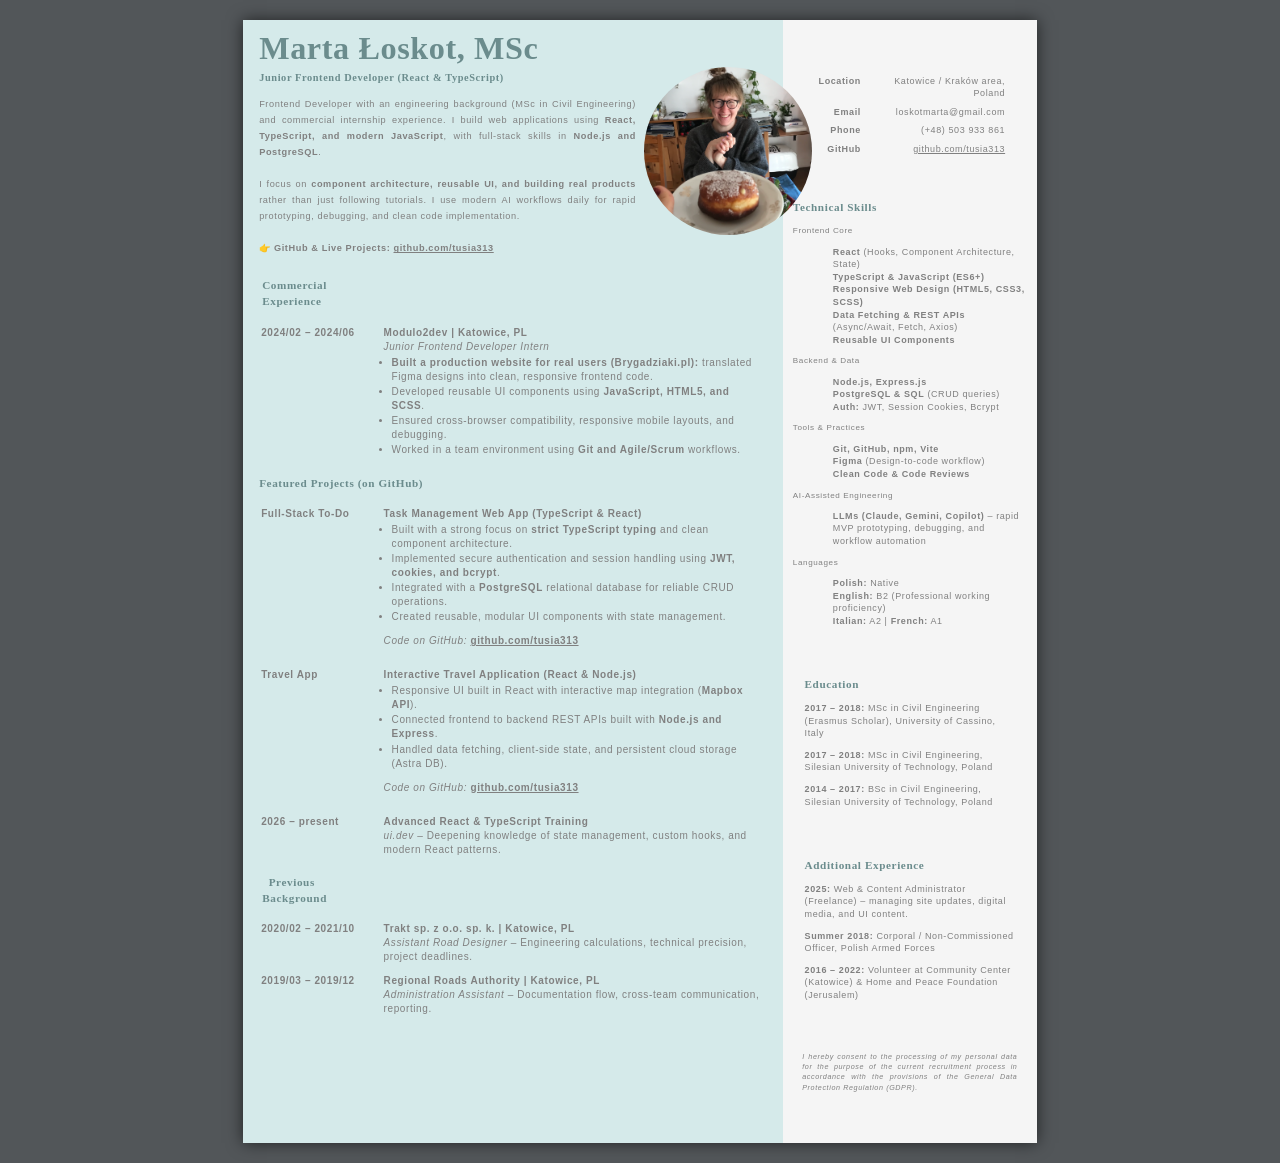
<file: index.html>
<!DOCTYPE html>
<html lang="en">

<head>
    <meta charset="UTF-8" />
    <meta name="viewport" content="width=device-width, initial-scale=1.0" />
    <meta http-equiv="X-UA-Compatible" content="ie=edge" />
    <title>Marta Loskot - Junior Frontend Developer CV</title>
    <link rel="stylesheet" href="css/style.css" />
</head>

<body>
    <main>
        <div id="section_container">
            <section class="left_site">
                <header>
                    <div class="description">
                        <h1>Marta Łoskot, MSc</h1>
                        <h2>Junior Frontend Developer (React & TypeScript)</h2>
                        <p>
                            Frontend Developer with an engineering background (MSc in Civil Engineering) and commercial internship experience. I build web applications using <strong>React, TypeScript, and modern JavaScript</strong>, with full-stack skills in <strong>Node.js and PostgreSQL</strong>.
                            <br><br>
                            I focus on <strong>component architecture, reusable UI, and building real products</strong> rather than just following tutorials. I use modern AI workflows daily for rapid prototyping, debugging, and clean code implementation.
                            <br><br>
                            👉 <strong>GitHub & Live Projects:</strong>
                            <b><a href="https://github.com/tusia313" target="_blank" rel="noopener noreferrer">github.com/tusia313</a></b>
                        </p>
                    </div>
                    <div class="profile">
                        <img src="img/profilowe_3.png" alt="Profile Photo" />
                    </div>
                </header>

                <table class="experience">
                    <th>
                        <h2>Commercial Experience</h2>
                    </th>
                    <tr>
                        <td class="date">2024/02 – 2024/06</td>
                        <td>
                            <strong>Modulo2dev | Katowice, PL</strong><br />
                            <em>Junior Frontend Developer Intern</em><br />
                            <ul>
                                <li><strong>Built a production website for real users (Brygadziaki.pl):</strong> translated Figma designs into clean, responsive frontend code.</li>
                                <li>Developed reusable UI components using <strong>JavaScript, HTML5, and SCSS</strong>.</li>
                                <li>Ensured cross-browser compatibility, responsive mobile layouts, and debugging.</li>
                                <li>Worked in a team environment using <strong>Git and Agile/Scrum</strong> workflows.</li>
                            </ul>
                        </td>
                    </tr>
                </table>

                <table class="technical_experience">
                    <h2>Featured Projects (on GitHub)</h2>
                    <tr>
                        <td class="date">Full-Stack To-Do</td>
                        <td>
                            <strong>Task Management Web App (TypeScript & React)</strong>
                            <ul>
                                <li>Built with a strong focus on <strong>strict TypeScript typing</strong> and clean component architecture.</li>
                                <li>Implemented secure authentication and session handling using <strong>JWT, cookies, and bcrypt</strong>.</li>
                                <li>Integrated with a <strong>PostgreSQL</strong> relational database for reliable CRUD operations.</li>
                                <li>Created reusable, modular UI components with state management.</li>
                            </ul>
                            <p>
                                <em>Code on GitHub:</em> <strong><a href="https://github.com/tusia313" target="_blank" rel="noopener noreferrer">github.com/tusia313</a></strong>
                            </p>
                        </td>
                    </tr>
                    <tr>
                        <td class="date">Travel App</td>
                        <td>
                            <strong>Interactive Travel Application (React & Node.js)</strong>
                            <ul>
                                <li>Responsive UI built in React with interactive map integration (<strong>Mapbox API</strong>).</li>
                                <li>Connected frontend to backend REST APIs built with <strong>Node.js and Express</strong>.</li>
                                <li>Handled data fetching, client-side state, and persistent cloud storage (Astra DB).</li>
                            </ul>
                            <p>
                                <em>Code on GitHub:</em> <strong><a href="https://github.com/tusia313" target="_blank" rel="noopener noreferrer">github.com/tusia313</a></strong>
                            </p>
                        </td>
                    </tr>
                    <tr>
                        <td class="date">2026 – present</td>
                        <td>
                            <strong>Advanced React & TypeScript Training</strong><br />
                            <em>ui.dev</em> – Deepening knowledge of state management, custom hooks, and modern React patterns.
                        </td>
                    </tr>
                </table>

                <table class="experience">
                    <th>
                        <h2>Previous Background</h2>
                    </th>
                    <tr>
                        <td class="date">2020/02 – 2021/10</td>
                        <td>
                            <strong>Trakt sp. z o.o. sp. k. | Katowice, PL</strong><br />
                            <em>Assistant Road Designer</em> – Engineering calculations, technical precision, project deadlines.
                        </td>
                    </tr>
                    <tr>
                        <td class="date">2019/03 – 2019/12</td>
                        <td>
                            <strong>Regional Roads Authority | Katowice, PL</strong><br />
                            <em>Administration Assistant</em> – Documentation flow, cross-team communication, reporting.
                        </td>
                    </tr>
                </table>
            </section>

            <section class="right_site">
                <table>
                    <tr>
                        <td class="date">Location</td>
                        <td>Katowice / Kraków area, Poland</td>
                    </tr>
                    <tr>
                        <td class="date">Email</td>
                        <td>loskotmarta@gmail.com</td>
                    </tr>
                    <tr>
                        <td class="date">Phone</td>
                        <td>(+48) 503 933 861</td>
                    </tr>
                    <tr>
                        <td class="date">GitHub</td>
                        <td><a href="https://github.com/tusia313" target="_blank" rel="noopener noreferrer">github.com/tusia313</a></td>
                    </tr>
                </table>

                <section class="skills">
                    <h2>Technical Skills</h2>

                    <p class="skills-header">Frontend Core</p>
                    <ul>
                        <li><b>React</b> (Hooks, Component Architecture, State)</li>
                        <li><b>TypeScript & JavaScript (ES6+)</b></li>
                        <li><b>Responsive Web Design (HTML5, CSS3, SCSS)</b></li>
                        <li><b>Data Fetching & REST APIs</b> (Async/Await, Fetch, Axios)</li>
                        <li><b>Reusable UI Components</b></li>
                    </ul>

                    <p class="skills-header">Backend & Data</p>
                    <ul>
                        <li><b>Node.js, Express.js</b></li>
                        <li><b>PostgreSQL & SQL</b> (CRUD queries)</li>
                        <li><b>Auth:</b> JWT, Session Cookies, Bcrypt</li>
                    </ul>

                    <p class="skills-header">Tools & Practices</p>
                    <ul>
                        <li><b>Git, GitHub, npm, Vite</b></li>
                        <li><b>Figma</b> (Design-to-code workflow)</li>
                        <li><b>Clean Code & Code Reviews</b></li>
                    </ul>

                    <p class="skills-header">AI-Assisted Engineering</p>
                    <ul>
                        <li><b>LLMs (Claude, Gemini, Copilot)</b> – rapid MVP prototyping, debugging, and workflow automation</li>
                    </ul>

                    <p class="skills-header">Languages</p>
                    <ul>
                        <li><b>Polish:</b> Native</li>
                        <li><b>English:</b> B2 (Professional working proficiency)</li>
                        <li><b>Italian:</b> A2 | <b>French:</b> A1</li>
                    </ul>
                </section>

                <div class="education">
                    <h2>Education</h2>
                    <div>
                        <p><strong>2017 – 2018:</strong> MSc in Civil Engineering (Erasmus Scholar), University of Cassino, Italy</p>
                    </div>
                    <div>
                        <p><strong>2017 – 2018:</strong> MSc in Civil Engineering, Silesian University of Technology, Poland</p>
                    </div>
                    <div>
                        <p><strong>2014 – 2017:</strong> BSc in Civil Engineering, Silesian University of Technology, Poland</p>
                    </div>
                </div>

                <div class="education">
                    <h2>Additional Experience</h2>
                    <div>
                        <p><strong>2025:</strong> Web & Content Administrator (Freelance) – managing site updates, digital media, and UI content.</p>
                    </div>
                    <div>
                        <p><strong>Summer 2018:</strong> Corporal / Non-Commissioned Officer, Polish Armed Forces</p>
                    </div>
                    <div>
                        <p><strong>2016 – 2022:</strong> Volunteer at Community Center (Katowice) & Home and Peace Foundation (Jerusalem)</p>
                    </div>
                </div>

                <aside class="confidentialy_clause">
                    <p><i>I hereby consent to the processing of my personal data for the purpose of the current recruitment process in accordance with the provisions of the General Data Protection Regulation (GDPR).</i></p>
                </aside>
            </section>
        </div>
    </main>
</body>

</html>
</file>
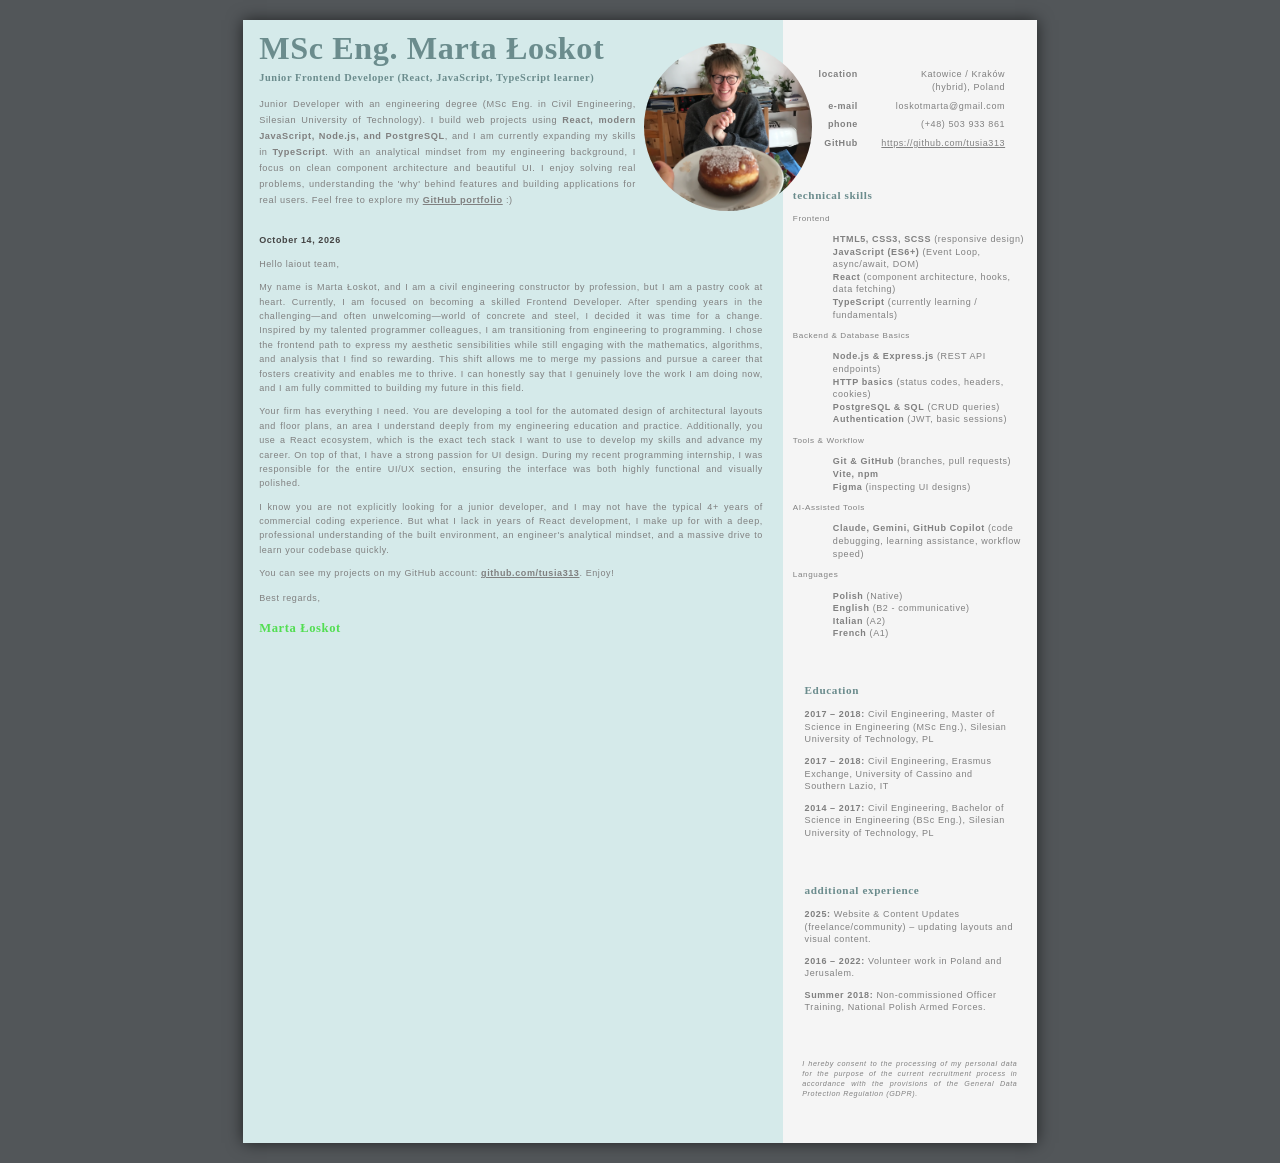
<file: cover_letter.html>
<!DOCTYPE html>
<html lang="en">

<head>
    <meta charset="UTF-8" />
    <meta name="viewport" content="width=device-width, initial-scale=1.0" />
    <meta http-equiv="X-UA-Compatible" content="ie=edge" />
    <title>Marta Łoskot - Cover Letter</title>
    <link rel="stylesheet" href="css/style.css" />
</head>

<body>
    <main>
        <div id="section_container">
            <section class="left_site">
                <!-- Ten sam nagłówek dla spójności wizualnej -->
                <header>
                    <div class="description">
                        <h1>MSc Eng. Marta Łoskot</h1>
                        <h2>Junior Frontend Developer (React, JavaScript, TypeScript learner)</h2>
                        <p>
                            Junior Developer with an engineering degree (MSc Eng. in Civil Engineering, Silesian
                            University of Technology). I build web projects using <strong>React, modern JavaScript,
                                Node.js, and PostgreSQL</strong>, and I am currently expanding my skills in
                            <strong>TypeScript</strong>. With an analytical mindset from my engineering background, I
                            focus on clean component architecture and beautiful UI. I enjoy solving real problems,
                            understanding the 'why' behind features and building applications for real users.
                            Feel free to explore my <strong><a href="https://github.com/tusia313">GitHub
                                    portfolio</a></strong> :)
                        </p>
                    </div>
                    <div class="profile">
                        <img src="img/profilowe_3.png" alt="Profile Photo" />
                    </div>
                </header>

                <!-- Treść listu motywacyjnego -->
                <article style="margin-top: 4rem; font-size: 0.9em; line-height: 1.6; text-align: justify; padding-right: 1rem;">
                    <p style="margin-bottom: 2rem; font-weight: bold; color: #444;">October 14, 2026</p>
                    
                    <p style="margin-bottom: 1.5rem;">Hello laiout team,</p>
                    
                    <p style="margin-bottom: 1.5rem;">My name is Marta Łoskot, and I am a civil engineering constructor by profession, but I am a pastry cook at heart. Currently, I am focused on becoming a skilled Frontend Developer. After spending years in the challenging—and often unwelcoming—world of concrete and steel, I decided it was time for a change. Inspired by my talented programmer colleagues, I am transitioning from engineering to programming. I chose the frontend path to express my aesthetic sensibilities while still engaging with the mathematics, algorithms, and analysis that I find so rewarding. This shift allows me to merge my passions and pursue a career that fosters creativity and enables me to thrive. I can honestly say that I genuinely love the work I am doing now, and I am fully committed to building my future in this field.</p>
                    
                    <p style="margin-bottom: 1.5rem;">Your firm has everything I need. You are developing a tool for the automated design of architectural layouts and floor plans, an area I understand deeply from my engineering education and practice. Additionally, you use a React ecosystem, which is the exact tech stack I want to use to develop my skills and advance my career. On top of that, I have a strong passion for UI design. During my recent programming internship, I was responsible for the entire UI/UX section, ensuring the interface was both highly functional and visually polished.</p>
                    
                    <p style="margin-bottom: 1.5rem;">I know you are not explicitly looking for a junior developer, and I may not have the typical 4+ years of commercial coding experience. But what I lack in years of React development, I make up for with a deep, professional understanding of the built environment, an engineer's analytical mindset, and a massive drive to learn your codebase quickly.</p>
                    
                    <p style="margin-bottom: 2.5rem;">You can see my projects on my GitHub account: <strong><a href="https://github.com/tusia313">github.com/tusia313</a></strong>. Enjoy!</p>
                    
                    <p style="margin-bottom: 0.5rem;">Best regards,</p>
                    <p style="font-family: 'Source Serif 4', serif; font-size: 1.4em; color: rgb(82, 222, 82); font-weight: 600;">Marta Łoskot</p>
                </article>
            </section>

            <!-- Ten sam panel boczny dla zachowania układu -->
            <section class="right_site">
                <table>
                    <tr>
                        <td class="date">location</td>
                        <td>Katowice / Kraków (hybrid), Poland</td>
                    </tr>
                    <tr>
                        <td class="date">e-mail</td>
                        <td>loskotmarta@gmail.com</td>
                    </tr>
                    <tr>
                        <td class="date">phone</td>
                        <td>(+48) 503 933 861</td>
                    </tr>
                    <tr>
                        <td class="date">GitHub</td>
                        <td><a href="https://github.com/tusia313">https://github.com/tusia313</a></td>
                    </tr>
                </table>

                <section class="skills">
                    <h2>technical skills</h2>

                    <p class="skills-header">Frontend</p>
                    <ul>
                        <li><b>HTML5, CSS3, SCSS</b> (responsive design)</li>
                        <li><b>JavaScript (ES6+)</b> (Event Loop, async/await, DOM)</li>
                        <li><b>React</b> (component architecture, hooks, data fetching)</li>
                        <li><b>TypeScript</b> (currently learning / fundamentals)</li>
                    </ul>

                    <p class="skills-header">Backend & Database Basics</p>
                    <ul>
                        <li><b>Node.js & Express.js</b> (REST API endpoints)</li>
                        <li><b>HTTP basics</b> (status codes, headers, cookies)</li>
                        <li><b>PostgreSQL & SQL</b> (CRUD queries)</li>
                        <li><b>Authentication</b> (JWT, basic sessions)</li>
                    </ul>

                    <p class="skills-header">Tools & Workflow</p>
                    <ul>
                        <li><b>Git & GitHub</b> (branches, pull requests)</li>
                        <li><b>Vite, npm</b></li>
                        <li><b>Figma</b> (inspecting UI designs)</li>
                    </ul>

                    <p class="skills-header">AI-Assisted Tools</p>
                    <ul>
                        <li><b>Claude, Gemini, GitHub Copilot</b> (code debugging, learning assistance, workflow speed)
                        </li>
                    </ul>

                    <p class="skills-header">Languages</p>
                    <ul>
                        <li><b>Polish</b> (Native)</li>
                        <li><b>English</b> (B2 - communicative)</li>
                        <li><b>Italian</b> (A2)</li>
                        <li><b>French</b> (A1)</li>
                    </ul>
                </section>

                <div class="education">
                    <h2>Education</h2>
                    <div>
                        <p><strong>2017 – 2018:</strong> Civil Engineering, Master of Science in Engineering (MSc Eng.),
                            Silesian University of Technology, PL</p>
                    </div>
                    <div>
                        <p><strong>2017 – 2018:</strong> Civil Engineering, Erasmus Exchange, University of Cassino and
                            Southern Lazio, IT</p>
                    </div>
                    <div>
                        <p><strong>2014 – 2017:</strong> Civil Engineering, Bachelor of Science in Engineering (BSc
                            Eng.), Silesian University of Technology, PL</p>
                    </div>
                </div>

                <div class="education">
                    <h2>additional experience</h2>
                    <div>
                        <p><strong>2025:</strong> Website & Content Updates (freelance/community) – updating layouts and
                            visual content.</p>
                    </div>
                    <div>
                        <p><strong>2016 – 2022:</strong> Volunteer work in Poland and Jerusalem.</p>
                    </div>
                    <div>
                        <p><strong>Summer 2018:</strong> Non-commissioned Officer Training, National Polish Armed
                            Forces.</p>
                    </div>
                </div>

                <div class="confidentialy_clause">
                    <p><i>I hereby consent to the processing of my personal data for the purpose of the current
                            recruitment process in accordance with the provisions of the General Data Protection
                            Regulation (GDPR).</i></p>
                </div>
            </section>
        </div>
    </main>
</body>

</html>
</file>
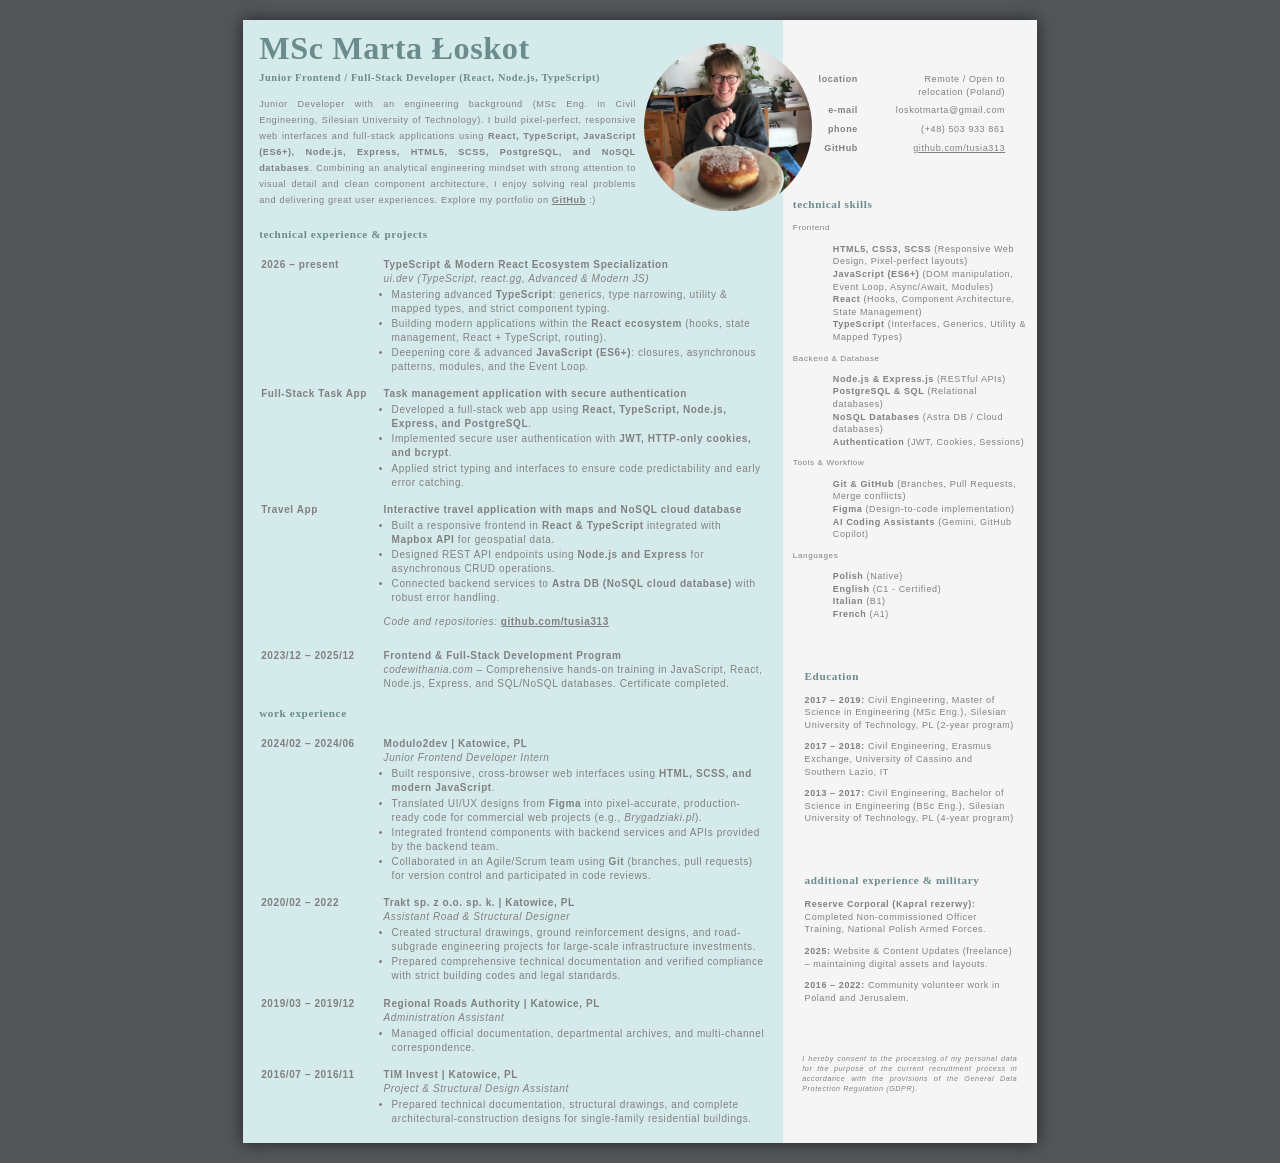
<file: index_1.html>
<!DOCTYPE html>
<html lang="en">

<head>
    <meta charset="UTF-8" />
    <meta name="viewport" content="width=device-width, initial-scale=1.0" />
    <meta http-equiv="X-UA-Compatible" content="ie=edge" />
    <title>MSc Marta Łoskot - Junior Node.js / React Developer</title>
    <link rel="stylesheet" href="css/style.css" />
</head>

<body>
    <main>
        <div id="section_container">
            <section class="left_site">
                <header>
                    <div class="description">
                        <h1>MSc Marta Łoskot</h1>
                        <h2>Junior Frontend / Full-Stack Developer (React, Node.js, TypeScript)</h2>
                        <p>
                            Junior Developer with an engineering background (MSc Eng. in Civil Engineering, Silesian
                            University of Technology). I build pixel-perfect, responsive web interfaces and full-stack applications using <strong>React, TypeScript, JavaScript (ES6+), Node.js, Express, HTML5, SCSS, PostgreSQL, and NoSQL databases</strong>. Combining an analytical engineering mindset with strong attention to visual detail and clean component architecture, I enjoy solving real problems and delivering great user experiences.
                            Explore my portfolio on <strong><a href="https://github.com/tusia313">GitHub</a></strong> :)
                        </p>
                    </div>
                    <div class="profile">
                        <img src="img/profilowe_3.png" alt="Profile Photo" />
                    </div>
                </header>

                <table class="technical_experience">
                    <h2>technical experience & projects</h2>
                    <tr>
                        <td class="date">2026 – present</td>
                        <td>
                            <strong>TypeScript & Modern React Ecosystem Specialization</strong>
                            <br />
                            <em>ui.dev (TypeScript, react.gg, Advanced & Modern JS)</em><br />
                            <ul>
                                <li>Mastering advanced <strong>TypeScript</strong>: generics, type narrowing, utility & mapped types, and strict component typing.</li>
                                <li>Building modern applications within the <strong>React ecosystem</strong> (hooks, state management, React + TypeScript, routing).</li>
                                <li>Deepening core & advanced <strong>JavaScript (ES6+)</strong>: closures, asynchronous patterns, modules, and the Event Loop.</li>
                            </ul>
                        </td>
                    </tr>
                    <tr>
                        <td class="date">Full-Stack Task App</td>
                        <td>
                            <strong>Task management application with secure authentication</strong>
                            <ul>
                                <li>Developed a full-stack web app using <strong>React, TypeScript, Node.js, Express, and PostgreSQL</strong>.</li>
                                <li>Implemented secure user authentication with <strong>JWT, HTTP-only cookies, and bcrypt</strong>.</li>
                                <li>Applied strict typing and interfaces to ensure code predictability and early error catching.</li>
                            </ul>
                        </td>
                    </tr>
                    <tr>
                        <td class="date">Travel App</td>
                        <td>
                            <strong>Interactive travel application with maps and NoSQL cloud database</strong>
                            <ul>
                                <li>Built a responsive frontend in <strong>React & TypeScript</strong> integrated with <strong>Mapbox API</strong> for geospatial data.</li>
                                <li>Designed REST API endpoints using <strong>Node.js and Express</strong> for asynchronous CRUD operations.</li>
                                <li>Connected backend services to <strong>Astra DB (NoSQL cloud database)</strong> with robust error handling.</li>
                            </ul>
                            <p>
                                <em>Code and repositories:</em>
                                <strong><a href="https://github.com/tusia313">github.com/tusia313</a></strong>
                            </p>
                        </td>
                    </tr>
                    <tr>
                        <td class="date">2023/12 – 2025/12</td>
                        <td>
                            <strong>Frontend & Full-Stack Development Program</strong><br />
                            <em>codewithania.com</em> – Comprehensive hands-on training in JavaScript, React, Node.js, Express, and SQL/NoSQL databases. Certificate completed.
                        </td>
                    </tr>
                </table>

                <table class="experience">
                    <h2>work experience</h2>
                    <tr>
                        <td class="date">2024/02 – 2024/06</td>
                        <td>
                            <strong>Modulo2dev | Katowice, PL</strong><br />
                            <em>Junior Frontend Developer Intern</em><br />
                            <ul>
                                <li>Built responsive, cross-browser web interfaces using <strong>HTML, SCSS, and modern JavaScript</strong>.</li>
                                <li>Translated UI/UX designs from <strong>Figma</strong> into pixel-accurate, production-ready code for commercial web projects (e.g., <em>Brygadziaki.pl</em>).</li>
                                <li>Integrated frontend components with backend services and APIs provided by the backend team.</li>
                                <li>Collaborated in an Agile/Scrum team using <strong>Git</strong> (branches, pull requests) for version control and participated in code reviews.</li>
                            </ul>
                        </td>
                    </tr>

                    <tr>
                        <td class="date">2020/02 – 2022</td>
                        <td>
                            <strong>Trakt sp. z o.o. sp. k. | Katowice, PL</strong><br />
                            <em>Assistant Road & Structural Designer</em><br />
                            <ul>
                                <li>Created structural drawings, ground reinforcement designs, and road-subgrade engineering projects for large-scale infrastructure investments.</li>
                                <li>Prepared comprehensive technical documentation and verified compliance with strict building codes and legal standards.</li>
                            </ul>
                        </td>
                    </tr>

                    <tr>
                        <td class="date">2019/03 – 2019/12</td>
                        <td>
                            <strong>Regional Roads Authority | Katowice, PL</strong><br />
                            <em>Administration Assistant</em><br />
                            <ul>
                                <li>Managed official documentation, departmental archives, and multi-channel correspondence.</li>
                            </ul>
                        </td>
                    </tr>
                    <tr>
                        <td class="date">2016/07 – 2016/11</td>
                        <td>
                            <strong>TIM Invest | Katowice, PL</strong><br />
                            <em>Project & Structural Design Assistant</em><br />
                            <ul>
                                <li>Prepared technical documentation, structural drawings, and complete architectural-construction designs for single-family residential buildings.</li>
                            </ul>
                        </td>
                    </tr>
                </table>
            </section>

            <section class="right_site">
                <table>
                    <tr>
                        <td class="date">location</td>
                        <td>Remote / Open to relocation (Poland)</td>
                    </tr>
                    <tr>
                        <td class="date">e-mail</td>
                        <td>loskotmarta@gmail.com</td>
                    </tr>
                    <tr>
                        <td class="date">phone</td>
                        <td>(+48) 503 933 861</td>
                    </tr>
                    <tr>
                        <td class="date">GitHub</td>
                        <td><a href="https://github.com/tusia313">github.com/tusia313</a></td>
                    </tr>
                </table>

                <section class="skills">
                    <h2>technical skills</h2>

                    <p class="skills-header">Frontend</p>
                    <ul>
                        <li><b>HTML5, CSS3, SCSS</b> (Responsive Web Design, Pixel-perfect layouts)</li>
                        <li><b>JavaScript (ES6+)</b> (DOM manipulation, Event Loop, Async/Await, Modules)</li>
                        <li><b>React</b> (Hooks, Component Architecture, State Management)</li>
                        <li><b>TypeScript</b> (Interfaces, Generics, Utility & Mapped Types)</li>
                    </ul>

                    <p class="skills-header">Backend & Database</p>
                    <ul>
                        <li><b>Node.js & Express.js</b> (RESTful APIs)</li>
                        <li><b>PostgreSQL & SQL</b> (Relational databases)</li>
                        <li><b>NoSQL Databases</b> (Astra DB / Cloud databases)</li>
                        <li><b>Authentication</b> (JWT, Cookies, Sessions)</li>
                    </ul>

                    <p class="skills-header">Tools & Workflow</p>
                    <ul>
                        <li><b>Git & GitHub</b> (Branches, Pull Requests, Merge conflicts)</li>
                        <li><b>Figma</b> (Design-to-code implementation)</li>
                        <li><b>AI Coding Assistants</b> (Gemini, GitHub Copilot)</li>
                    </ul>

                    <p class="skills-header">Languages</p>
                    <ul>
                        <li><b>Polish</b> (Native)</li>
                        <li><b>English</b> (C1 - Certified)</li>
                        <li><b>Italian</b> (B1)</li>
                        <li><b>French</b> (A1)</li>
                    </ul>
                </section>

                <div class="education">
                    <h2>Education</h2>
                    <div>
                        <p><strong>2017 – 2019:</strong> Civil Engineering, Master of Science in Engineering (MSc Eng.),
                            Silesian University of Technology, PL (2-year program)</p>
                    </div>
                    <div>
                        <p><strong>2017 – 2018:</strong> Civil Engineering, Erasmus Exchange, University of Cassino and
                            Southern Lazio, IT</p>
                    </div>
                    <div>
                        <p><strong>2013 – 2017:</strong> Civil Engineering, Bachelor of Science in Engineering (BSc
                            Eng.), Silesian University of Technology, PL (4-year program)</p>
                    </div>
                </div>

                <div class="education">
                    <h2>additional experience & military</h2>
                    <div>
                        <p><strong>Reserve Corporal (Kapral rezerwy):</strong> Completed Non-commissioned Officer Training, National Polish Armed Forces.</p>
                    </div>
                    <div>
                        <p><strong>2025:</strong> Website & Content Updates (freelance) – maintaining digital assets and layouts.</p>
                    </div>
                    <div>
                        <p><strong>2016 – 2022:</strong> Community volunteer work in Poland and Jerusalem.</p>
                    </div>
                </div>

                <div class="confidentialy_clause">
                    <p><i>I hereby consent to the processing of my personal data for the purpose of the current
                            recruitment process in accordance with the provisions of the General Data Protection
                            Regulation (GDPR).</i></p>
                </div>
            </section>
        </div>
    </main>
</body>

</html>
</file>
<file: css/style.css>
*, *::before, *::after {
  box-sizing: border-box;
}

@import url('https://fonts.googleapis.com/css2?family=Source+Sans+3:wght@300;400;600&family=Source+Serif+4:wght@300;400;600;700&display=swap');

@page {
  size: A4;
  margin: 0; 
}

html {
    font-size: 4px; 
}

@media print {
  html, body {
    width: 210mm !important;
    height: 297mm !important;
    margin: 0 !important;
    padding: 0 !important;
    -webkit-print-color-adjust: exact !important;
    print-color-adjust: exact !important;
    overflow: hidden !important;
  }
  
  main {
    width: 100% !important;
    height: 100% !important;
    margin: 0 !important;
    box-shadow: none !important;
  }

  #section_container {
    height: 100% !important;
  }
  
  section.left_site {
    width: 67% !important;
    height: 100% !important;
  }

  section.right_site {
    width: 33% !important;
    height: 100% !important;
    display: flex !important;
    flex-direction: column !important;
    justify-content: space-between !important;
    padding-top: 3rem !important;
    padding-bottom: 2rem !important;
    padding-left: 1.5rem !important;
    padding-right: 1.5rem !important;
  }

  header .profile {
    width: 38rem !important;
    height: 38rem !important;
    margin-right: -40px !important;
    z-index: 10 !important;
  }

  section.right_site > table {
    width: 100% !important;
  }

  section.right_site table td {
    padding: 0.2rem 0.5rem 0.2rem 2.5rem !important; 
  }

  .confidentialy_clause {
    margin: 0 !important;
    font-size: 0.65em !important;
    line-height: 1.1 !important;
    text-align: justify !important;
  }
} 

body {
    padding: 0;
    margin: 0;
    background-color: #525659; 
    color: gray;
    font-family: 'Source Sans 3', sans-serif;
    font-size: 2.5rem;
    line-height: 1.4;
    letter-spacing: 0.15rem;
}

h2 {
    font-family: 'Source Serif 4', serif;
    color: #6B8C8D;
    font-size: 2.8rem;
}

a {
  color: inherit;        
  text-decoration: underline;
}

a:hover {
  text-decoration: underline;
}

main {
    width: 210mm;
    min-height: 297mm;
    background-color: #167f83; 
    display: flex;
    flex-direction: column;
    align-items: center;
    justify-content: space-between;
    margin: 20px auto; 
    box-shadow: 0 0 15px rgba(0,0,0,0.6); 
}

#section_container {
    width: 100%;
    display: flex;
    justify-content: flex-start; 
    align-items: stretch; 
    flex-grow: 1; 
}

header {
    display: flex;
    justify-content: space-between; 
    align-items: center;
    padding: 2rem 0rem 0rem 0rem;
    width: 100%;                    
}

header .description {
    flex: 1;                        
    line-height: 1.4em;
    text-align: left;
    padding: 0rem 2rem 0rem 0rem;
    font-size: 1.15em;  
}

header .description h1 {
    font-family: 'Source Serif 4', serif;
    font-size: 2.8em;
    color: #6B8C8D;
    line-height: 0.8em;
    margin: auto 0;
}
header .description h2 {
    font-size: 0.90em;
}

header .description p {
    font-size: 0.8em;
    text-align: justify;            
    hyphens: auto;                  
}

header .profile {
    width: 42rem;           
    height: 42rem;          
    flex-shrink: 0;
    position: relative;
    z-index: 10;
    margin-right: -45px;
}

header .profile img {
    width: 100%;
    height: 100%;
    aspect-ratio: 1 / 1;    
    object-fit: cover;      
    border-radius: 50%;     
    display: block;
}

section.left_site {
    width: 68%;
    padding: 2rem 4rem 0rem 4rem;
    background-color: #d5eaea;
}

section.left_site ul {
    list-style-type: disc;
    margin: 0.5rem 0 0.8rem 0;
    padding-left: 2rem; 
}

section.left_site ul li {
    margin-bottom: 0.3rem;
}

section.left_site .GitHub {
    font-weight: bold;
    text-decoration: none;
    color: inherit;
}

section.left_site table {
    width: 100%;
    table-layout: auto;
}

section.left_site table td {
    vertical-align: top;
    padding: 1rem 0rem;
}
section.left_site .experience  {
    list-style-type: disc;
}
section.left_site .experience ul {
    list-style-type: disc;
}

section.left_site .technical_experience {
    vertical-align: top;
}

table th h2 {
    width: 50%;
}

table .date {
    width: 24%;
    font-weight: bold;
}

section.right_site {
    width: 32%;
    display: flex;
    flex-direction: column;
    align-items: center;
    justify-content: space-evenly;
    font-size: 0.9em;
    background-color: whitesmoke;
    margin: 0;
    padding: 4rem 2.5rem 2rem 2.5rem;
}

section.right_site h2 {
    align-self: flex-start;
    margin-left: 0;
    margin-top: 1.5rem;
}

section.right_site table {
    text-align: right;
    width: 90%;
    table-layout: auto;
}

section.right_site table td {
    vertical-align: top;
    padding: 0.5rem 2rem 0.5rem 3rem;
}

section.right_site .skills-header {
    font-size: 0.9em;
}

section.right_site .education {
    width: 90%;
}

section.right_site .education h4 {
    margin: 0;
}

ul {
    list-style-type: none;
}

.confidentialy_clause {
    width: 92%;
    font-size: 0.8em;
    text-align: justify;
}
</file>
